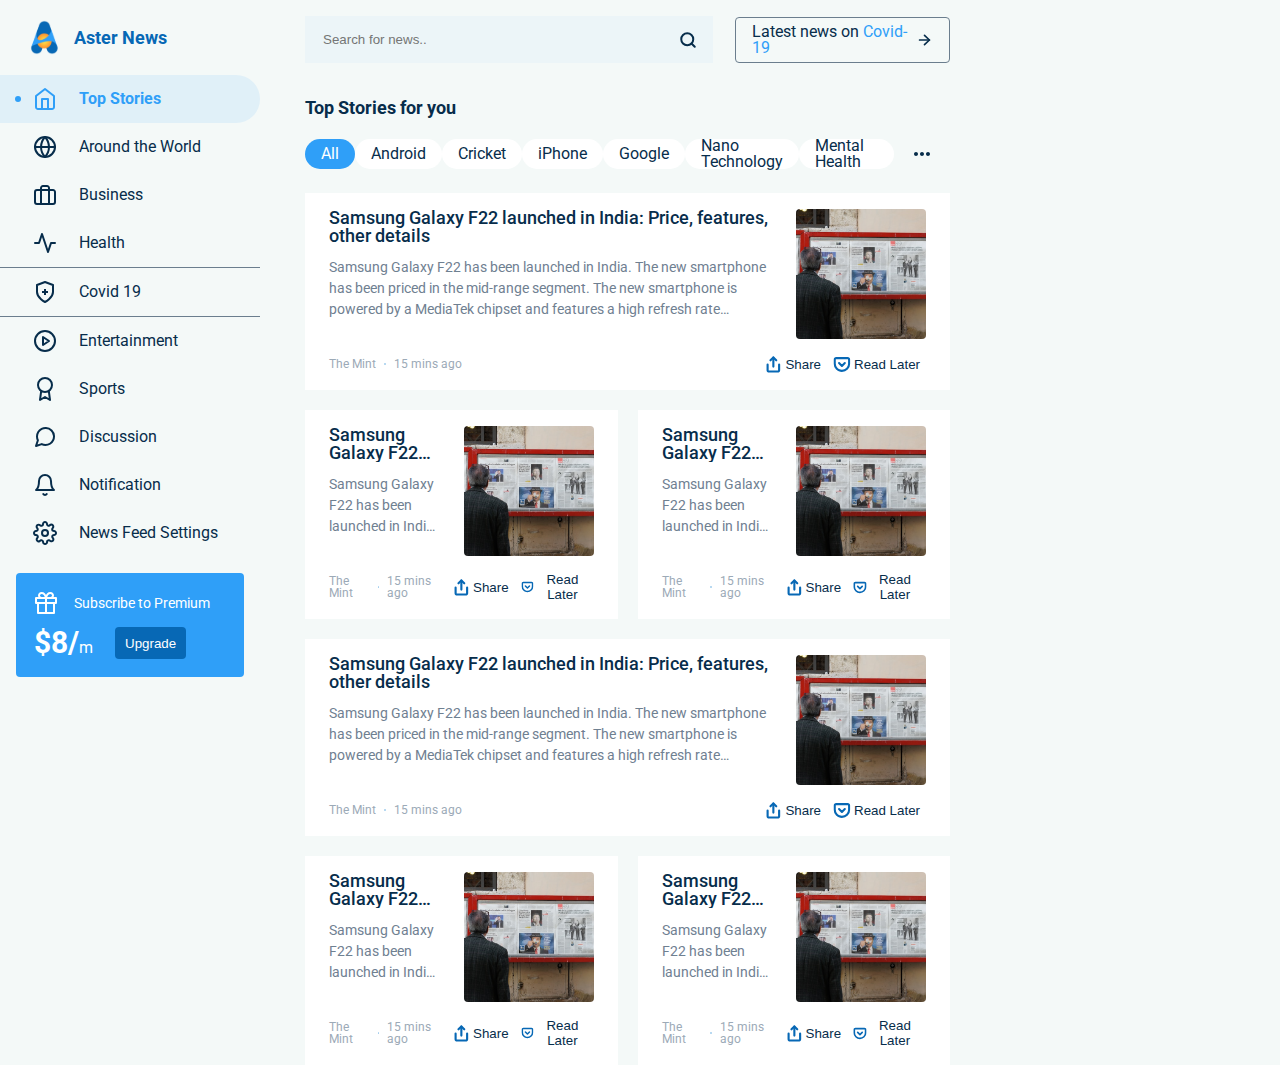
<file: aster-news-ui/index.html>
<!DOCTYPE html>
<html lang="en">
  <head>
    <meta charset="UTF-8" />
    <meta http-equiv="X-UA-Compatible" content="IE=edge" />
    <meta name="viewport" content="width=device-width, initial-scale=1.0" />
    <title>Aster News</title>
    <link rel="stylesheet" href="./assets/css/style.css" />
  </head>
  <body>
    <div class="container">
      <aside class="page-left">
        <div class="logo">
          <a href="#">
            <img src="./assets/img/logo.svg" alt="" />
            <span>Aster News</span>
          </a>
        </div>
        <nav class="navbar">
          <a href="#" class="navbar-link active">
            <i class="icon icon-home icon-lg"></i>
            <span>Top Stories</span>
          </a>
          <a href="#" class="navbar-link">
            <i class="icon icon-globe icon-lg"></i>
            <span>Around the World</span>
          </a>
          <a href="#" class="navbar-link">
            <i class="icon icon-briefcase icon-lg"></i>
            <span>Business</span>
          </a>
          <a href="#" class="navbar-link">
            <i class="icon icon-activity icon-lg"></i>
            <span>Health</span>
          </a>
          <a href="#" class="navbar-link hr">
            <i class="icon icon-shield icon-lg"></i>
            <span>Covid 19</span>
          </a>
          <a href="#" class="navbar-link">
            <i class="icon icon-play-circle icon-lg"></i>
            <span>Entertainment</span>
          </a>
          <a href="#" class="navbar-link">
            <i class="icon icon-award icon-lg"></i>
            <span>Sports</span>
          </a>
          <a href="#" class="navbar-link">
            <i class="icon icon-message-circle icon-lg"></i>
            <span>Discussion</span>
          </a>
          <a href="#" class="navbar-link">
            <i class="icon icon-bell icon-lg"></i>
            <span>Notification</span>
          </a>
          <a href="#" class="navbar-link">
            <i class="icon icon-settings icon-lg"></i>
            <span>News Feed Settings</span>
          </a>
        </nav>
        <div class="p-16">
          <div class="bg-sky p-18 rounded-sm">
            <div class="flex items-center text-white">
              <i class="icon icon-gift icon-lg mr-16"></i>
              <span class="text-sm font-normal">Subscribe to Premium</span>
            </div>
            <div class="flex items-center mt-12 text-white">
              <span class="text-3xl font-bold"
                >$8/<small class="text-md font-normal">m</small></span
              >
              <button class="btn btn-primary ml-22">Upgrade</button>
            </div>
          </div>
        </div>
      </aside>

      <main class="page-main">
        <header class="pt-16 flex items-center">
          <div class="flex items-center flex-1 bg-extra-light-primary px-16">
            <input
              class="bg-transparent flex-1 border-none py-16"
              type="text"
              placeholder="Search for news.."
            />
            <i class="icon icon-search ml-16"></i>
          </div>
          <div
            class="flex h-46 justify-between px-16 items-center border rounded-sm border-default w-1/3 ml-22"
          >
            <p>Latest news on <a href="#" class="text-sky">Covid-19</a></p>
            <i class="icon icon-arrow-right"></i>
          </div>
        </header>

        <section class="my-24 pt-12">
          <h3 class="font-bold text-lg mb-22">Top Stories for you</h3>
          <div class="flex justify-between" id="tags">
            <a
              href="#"
              class="h-30 inline-flex items-center justify-center bg-sky text-white shadow px-16 rounded-full"
              >All</a
            >
            <a
              href="#"
              class="h-30 inline-flex items-center justify-center bg-white shadow px-16 rounded-full"
              >Android</a
            >
            <a
              href="#"
              class="h-30 inline-flex items-center justify-center bg-white shadow px-16 rounded-full"
              >Cricket</a
            >
            <a
              href="#"
              class="h-30 inline-flex items-center justify-center bg-white shadow px-16 rounded-full"
              >iPhone</a
            >
            <a
              href="#"
              class="h-30 inline-flex items-center justify-center bg-white shadow px-16 rounded-full"
              >Google</a
            >
            <a
              href="#"
              class="h-30 inline-flex items-center justify-center bg-white shadow px-16 rounded-full"
              >Nano Technology</a
            >
            <a
              href="#"
              class="h-30 inline-flex items-center justify-center bg-white shadow px-16 rounded-full"
              >Mental Health</a
            >
            <a
              href="#"
              class="h-30 inline-flex items-center justify-center shadow px-16 rounded-full"
            >
              <i class="icon icon-lg icon-more-ellipse"></i>
            </a>
          </div>
        </section>

        <div class="gap-20 grid grid-col-span-2">
        
          <div class="bg-white py-16 px-24 col-span-1">
            <div class="flex">
              <div class="flex-1">
                <h4 class="font-medium text-lg mb-12 line-clamp-2">
                  Samsung Galaxy F22 launched in India: Price, features, other
                  details
                </h4>
                <p class="text-gray text-sm line-height-normal line-clamp-3">
                  Samsung Galaxy F22 has been launched in India. The new
                  smartphone has been priced in the mid-range segment. The new
                  smartphone is powered by a MediaTek chipset and features a
                  high refresh rate AMOLED display.
                </p>
              </div>
              <div style="width: 130px" class="shrink-0 ml-24">
                <figure class="img-square">
                  <img
                    src="./assets/img/news-1.jpeg"
                    class="object-cover rounded-sm"
                    alt=""
                  />
                </figure>
              </div>
            </div>
            <div class="flex text-xs items-center justify-between mt-12">
              <div class="flex text-gull-gray items-center">
                <span>The Mint</span>
                <span
                  class="w-2 h-2 bg-cornflower rounded-full inline-flex mx-8"
                ></span>
                <span>15 mins ago</span>
              </div>
              <div class="flex items-center">
                <button class="flex items-center">
                  <i class="icon icon-share mr-3"></i>
                  <span>Share</span>
                </button>
                <button class="flex items-center">
                  <i class="icon icon-pocket mr-3"></i>
                  <span>Read Later</span>
                </button>
              </div>
            </div>
          </div>
          
          <div class="bg-white py-16 px-24">
            <div class="flex">
              <div class="flex-1">
                <h4 class="font-medium text-lg mb-12 line-clamp-2">
                  Samsung Galaxy F22 launched in India: Price, features, other
                  details
                </h4>
                <p class="text-gray text-sm line-height-normal line-clamp-3">
                  Samsung Galaxy F22 has been launched in India. The new
                  smartphone has been priced in the mid-range segment. The new
                  smartphone is powered by a MediaTek chipset and features a
                  high refresh rate AMOLED display.
                </p>
              </div>
              <div style="width: 130px" class="shrink-0 ml-24">
                <figure class="img-square">
                  <img
                    src="./assets/img/news-1.jpeg"
                    class="object-cover rounded-sm"
                    alt=""
                  />
                </figure>
              </div>
            </div>
            <div class="flex text-xs items-center justify-between mt-12">
              <div class="flex text-gull-gray items-center">
                <span>The Mint</span>
                <span
                  class="w-2 h-2 bg-cornflower rounded-full inline-flex mx-8"
                ></span>
                <span>15 mins ago</span>
              </div>
              <div class="flex items-center">
                <button class="flex items-center">
                  <i class="icon icon-share mr-3"></i>
                  <span>Share</span>
                </button>
                <button class="flex items-center">
                  <i class="icon icon-pocket mr-3"></i>
                  <span>Read Later</span>
                </button>
              </div>
            </div>
          </div>

          <div class="bg-white py-16 px-24">
            <div class="flex">
              <div class="flex-1">
                <h4 class="font-medium text-lg mb-12 line-clamp-2">
                  Samsung Galaxy F22 launched in India: Price, features, other
                  details
                </h4>
                <p class="text-gray text-sm line-height-normal line-clamp-3">
                  Samsung Galaxy F22 has been launched in India. The new
                  smartphone has been priced in the mid-range segment. The new
                  smartphone is powered by a MediaTek chipset and features a
                  high refresh rate AMOLED display.
                </p>
              </div>
              <div style="width: 130px" class="shrink-0 ml-24">
                <figure class="img-square">
                  <img
                    src="./assets/img/news-1.jpeg"
                    class="object-cover rounded-sm"
                    alt=""
                  />
                </figure>
              </div>
            </div>
            <div class="flex text-xs items-center justify-between mt-12">
              <div class="flex text-gull-gray items-center">
                <span>The Mint</span>
                <span
                  class="w-2 h-2 bg-cornflower rounded-full inline-flex mx-8"
                ></span>
                <span>15 mins ago</span>
              </div>
              <div class="flex items-center">
                <button class="flex items-center">
                  <i class="icon icon-share mr-3"></i>
                  <span>Share</span>
                </button>
                <button class="flex items-center">
                  <i class="icon icon-pocket mr-3"></i>
                  <span>Read Later</span>
                </button>
              </div>
            </div>
          </div>

          <div class="bg-white py-16 px-24 col-span-1">
            <div class="flex">
              <div class="flex-1">
                <h4 class="font-medium text-lg mb-12 line-clamp-2">
                  Samsung Galaxy F22 launched in India: Price, features, other
                  details
                </h4>
                <p class="text-gray text-sm line-height-normal line-clamp-3">
                  Samsung Galaxy F22 has been launched in India. The new
                  smartphone has been priced in the mid-range segment. The new
                  smartphone is powered by a MediaTek chipset and features a
                  high refresh rate AMOLED display.
                </p>
              </div>
              <div style="width: 130px" class="shrink-0 ml-24">
                <figure class="img-square">
                  <img
                    src="./assets/img/news-1.jpeg"
                    class="object-cover rounded-sm"
                    alt=""
                  />
                </figure>
              </div>
            </div>
            <div class="flex text-xs items-center justify-between mt-12">
              <div class="flex text-gull-gray items-center">
                <span>The Mint</span>
                <span
                  class="w-2 h-2 bg-cornflower rounded-full inline-flex mx-8"
                ></span>
                <span>15 mins ago</span>
              </div>
              <div class="flex items-center">
                <button class="flex items-center">
                  <i class="icon icon-share mr-3"></i>
                  <span>Share</span>
                </button>
                <button class="flex items-center">
                  <i class="icon icon-pocket mr-3"></i>
                  <span>Read Later</span>
                </button>
              </div>
            </div>
          </div>
          
          <div class="bg-white py-16 px-24">
            <div class="flex">
              <div class="flex-1">
                <h4 class="font-medium text-lg mb-12 line-clamp-2">
                  Samsung Galaxy F22 launched in India: Price, features, other
                  details
                </h4>
                <p class="text-gray text-sm line-height-normal line-clamp-3">
                  Samsung Galaxy F22 has been launched in India. The new
                  smartphone has been priced in the mid-range segment. The new
                  smartphone is powered by a MediaTek chipset and features a
                  high refresh rate AMOLED display.
                </p>
              </div>
              <div style="width: 130px" class="shrink-0 ml-24">
                <figure class="img-square">
                  <img
                    src="./assets/img/news-1.jpeg"
                    class="object-cover rounded-sm"
                    alt=""
                  />
                </figure>
              </div>
            </div>
            <div class="flex text-xs items-center justify-between mt-12">
              <div class="flex text-gull-gray items-center">
                <span>The Mint</span>
                <span
                  class="w-2 h-2 bg-cornflower rounded-full inline-flex mx-8"
                ></span>
                <span>15 mins ago</span>
              </div>
              <div class="flex items-center">
                <button class="flex items-center">
                  <i class="icon icon-share mr-3"></i>
                  <span>Share</span>
                </button>
                <button class="flex items-center">
                  <i class="icon icon-pocket mr-3"></i>
                  <span>Read Later</span>
                </button>
              </div>
            </div>
          </div>

          <div class="bg-white py-16 px-24">
            <div class="flex">
              <div class="flex-1">
                <h4 class="font-medium text-lg mb-12 line-clamp-2">
                  Samsung Galaxy F22 launched in India: Price, features, other
                  details
                </h4>
                <p class="text-gray text-sm line-height-normal line-clamp-3">
                  Samsung Galaxy F22 has been launched in India. The new
                  smartphone has been priced in the mid-range segment. The new
                  smartphone is powered by a MediaTek chipset and features a
                  high refresh rate AMOLED display.
                </p>
              </div>
              <div style="width: 130px" class="shrink-0 ml-24">
                <figure class="img-square">
                  <img
                    src="./assets/img/news-1.jpeg"
                    class="object-cover rounded-sm"
                    alt=""
                  />
                </figure>
              </div>
            </div>
            <div class="flex text-xs items-center justify-between mt-12">
              <div class="flex text-gull-gray items-center">
                <span>The Mint</span>
                <span
                  class="w-2 h-2 bg-cornflower rounded-full inline-flex mx-8"
                ></span>
                <span>15 mins ago</span>
              </div>
              <div class="flex items-center">
                <button class="flex items-center">
                  <i class="icon icon-share mr-3"></i>
                  <span>Share</span>
                </button>
                <button class="flex items-center">
                  <i class="icon icon-pocket mr-3"></i>
                  <span>Read Later</span>
                </button>
              </div>
            </div>
          </div>
        </div>
      </main>

      <aside class="page-right"></aside>
    </div>
  </body>
</html>
</file>
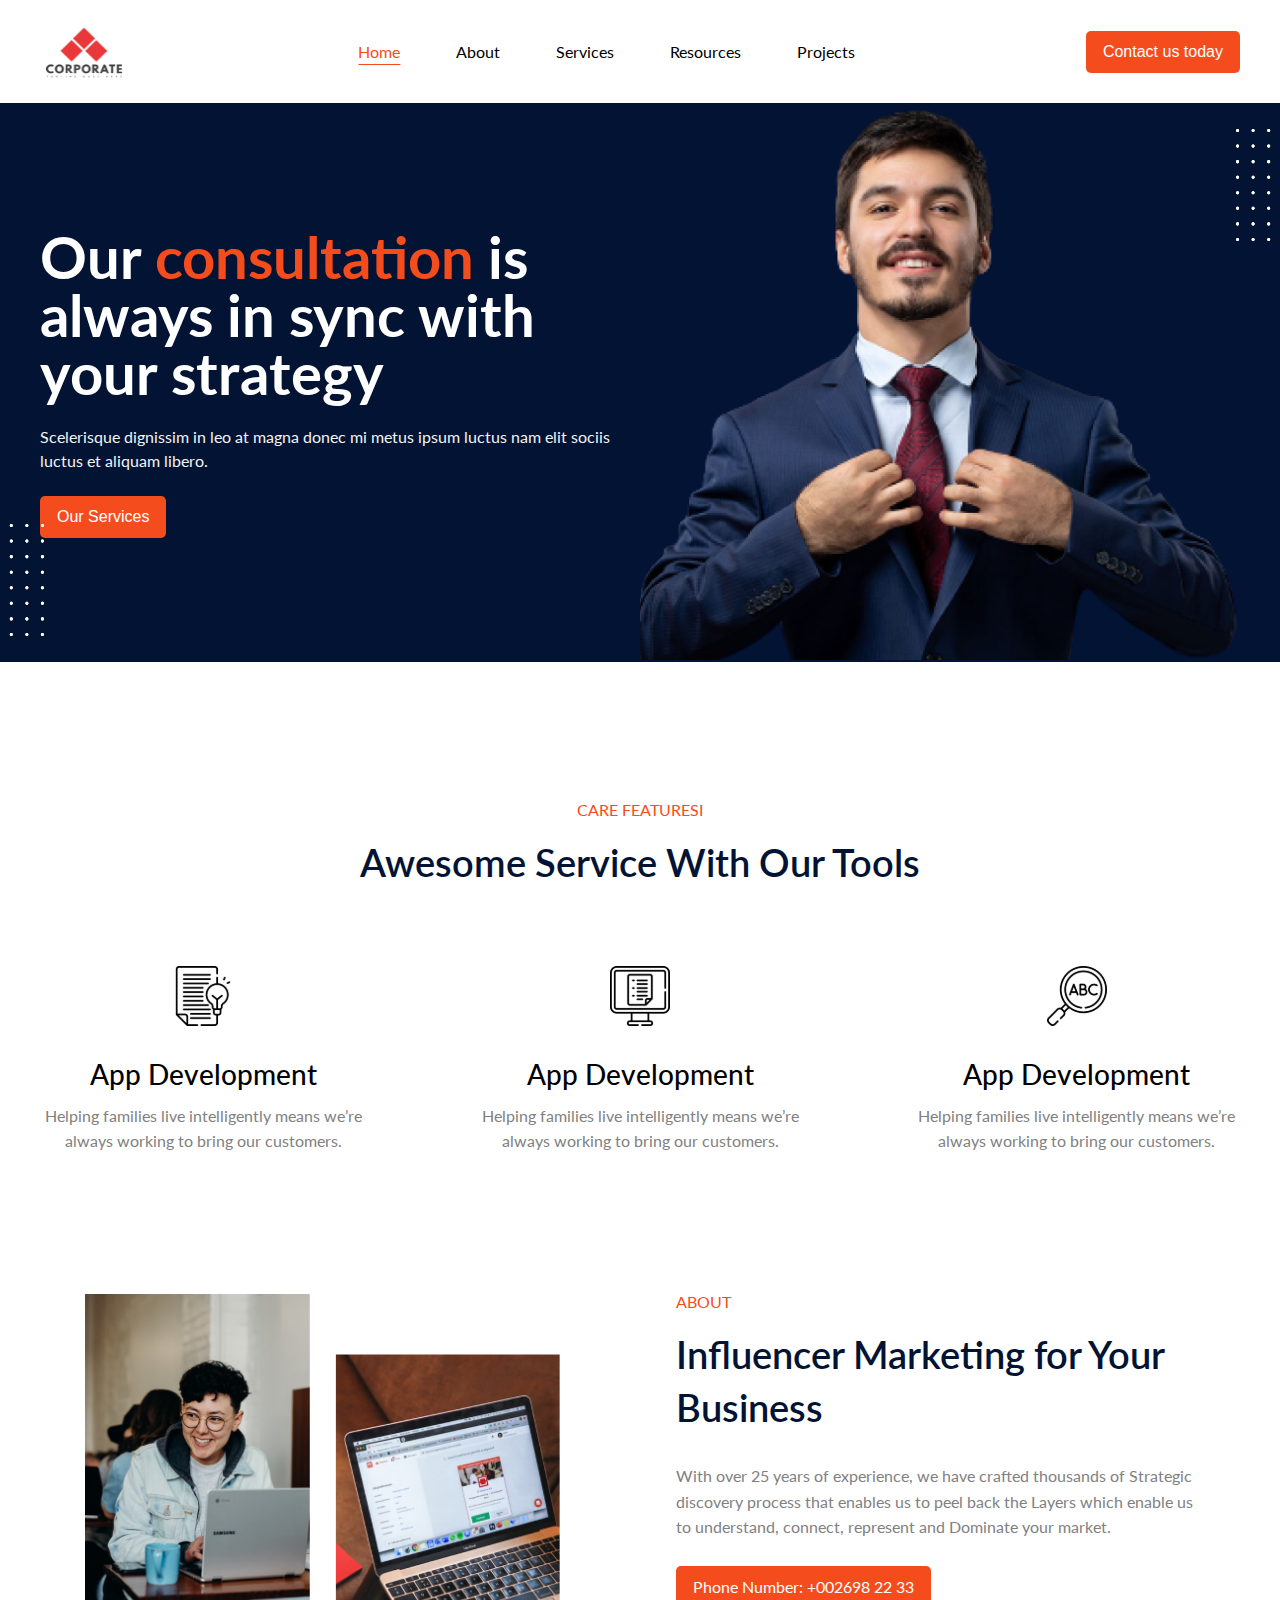
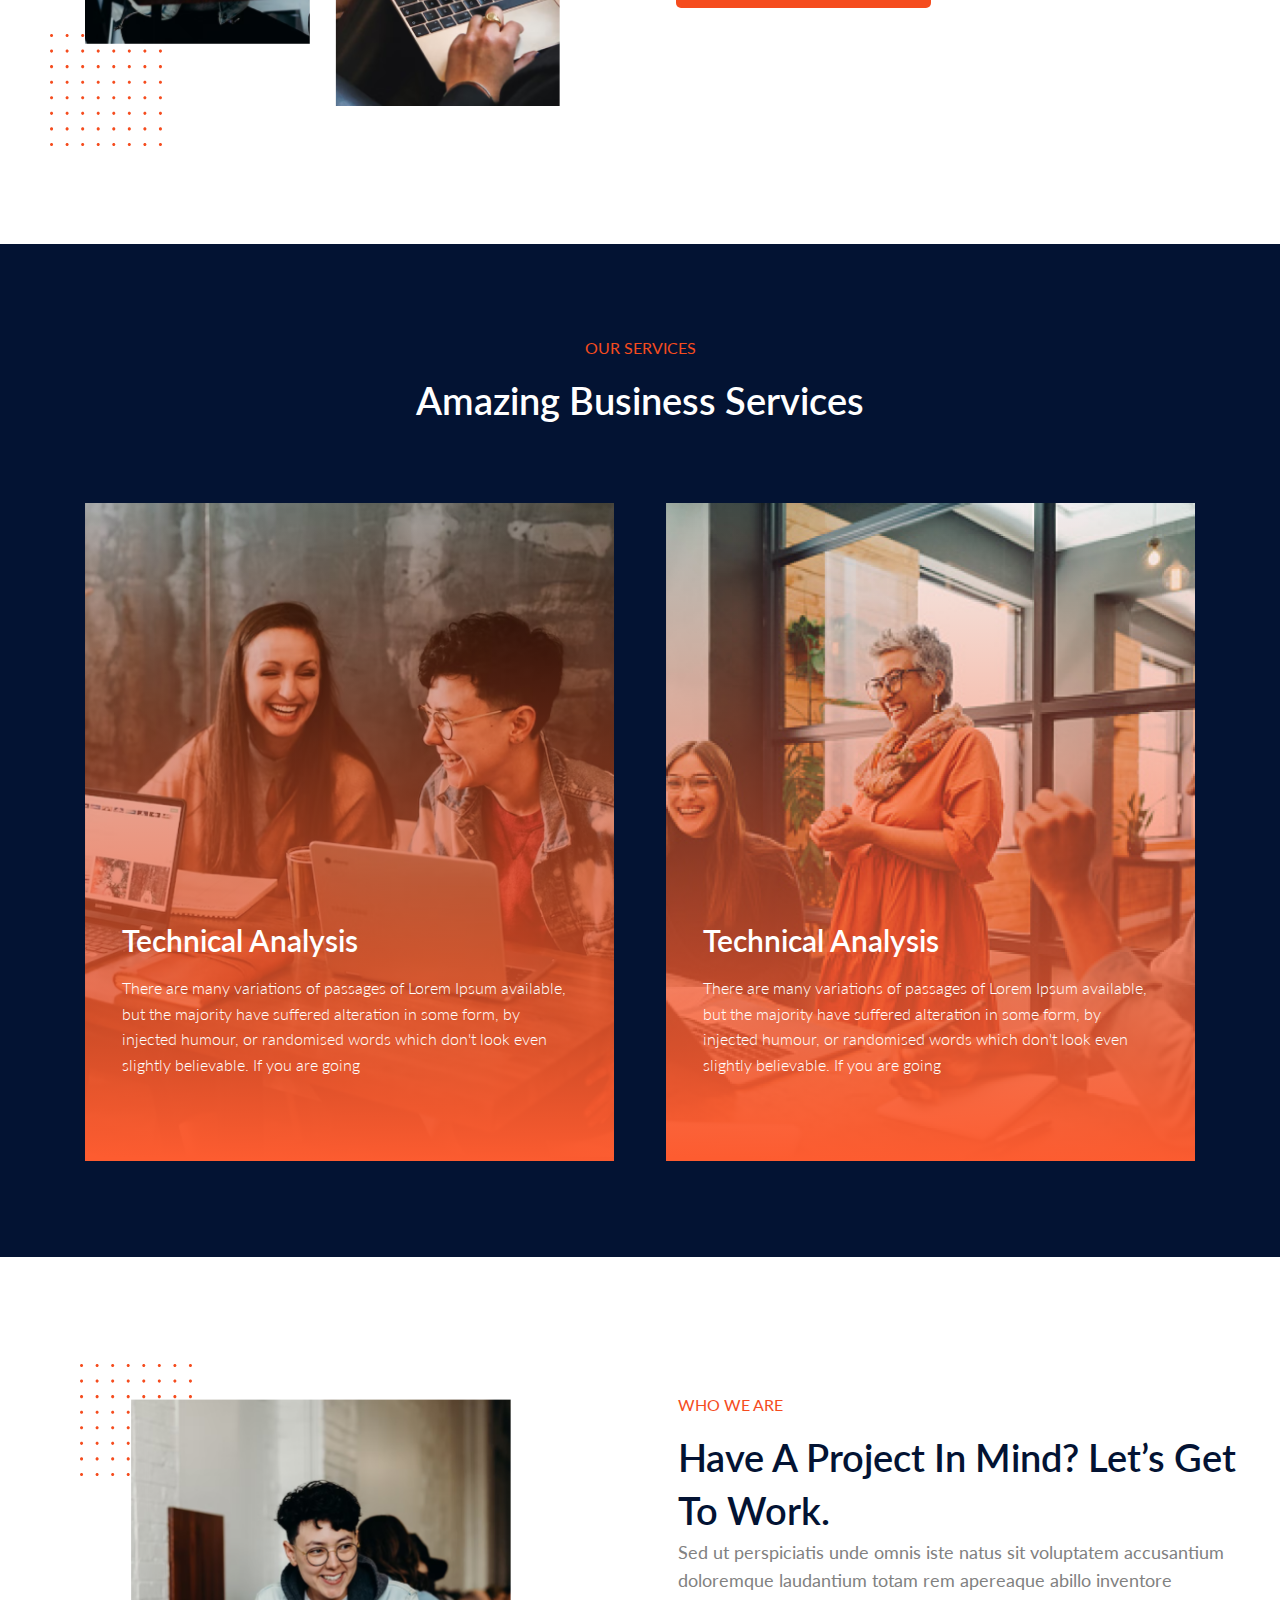
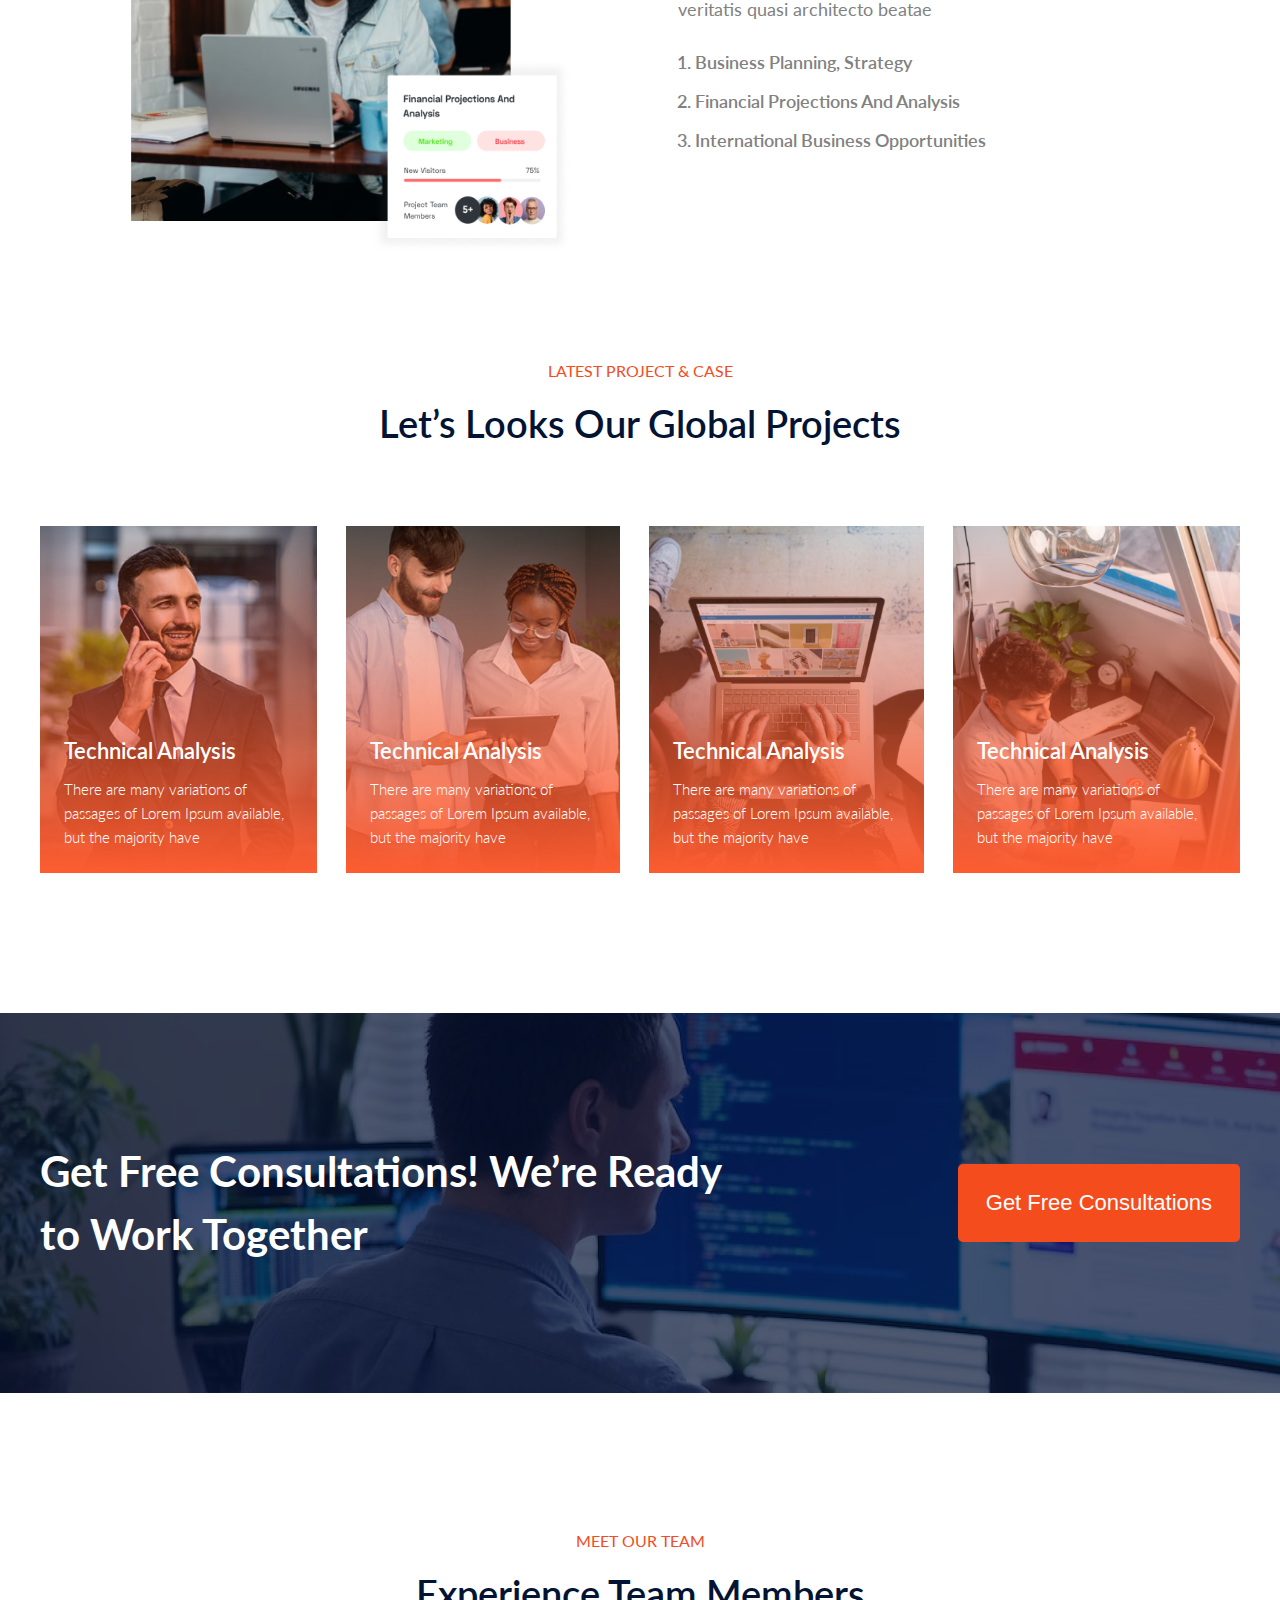
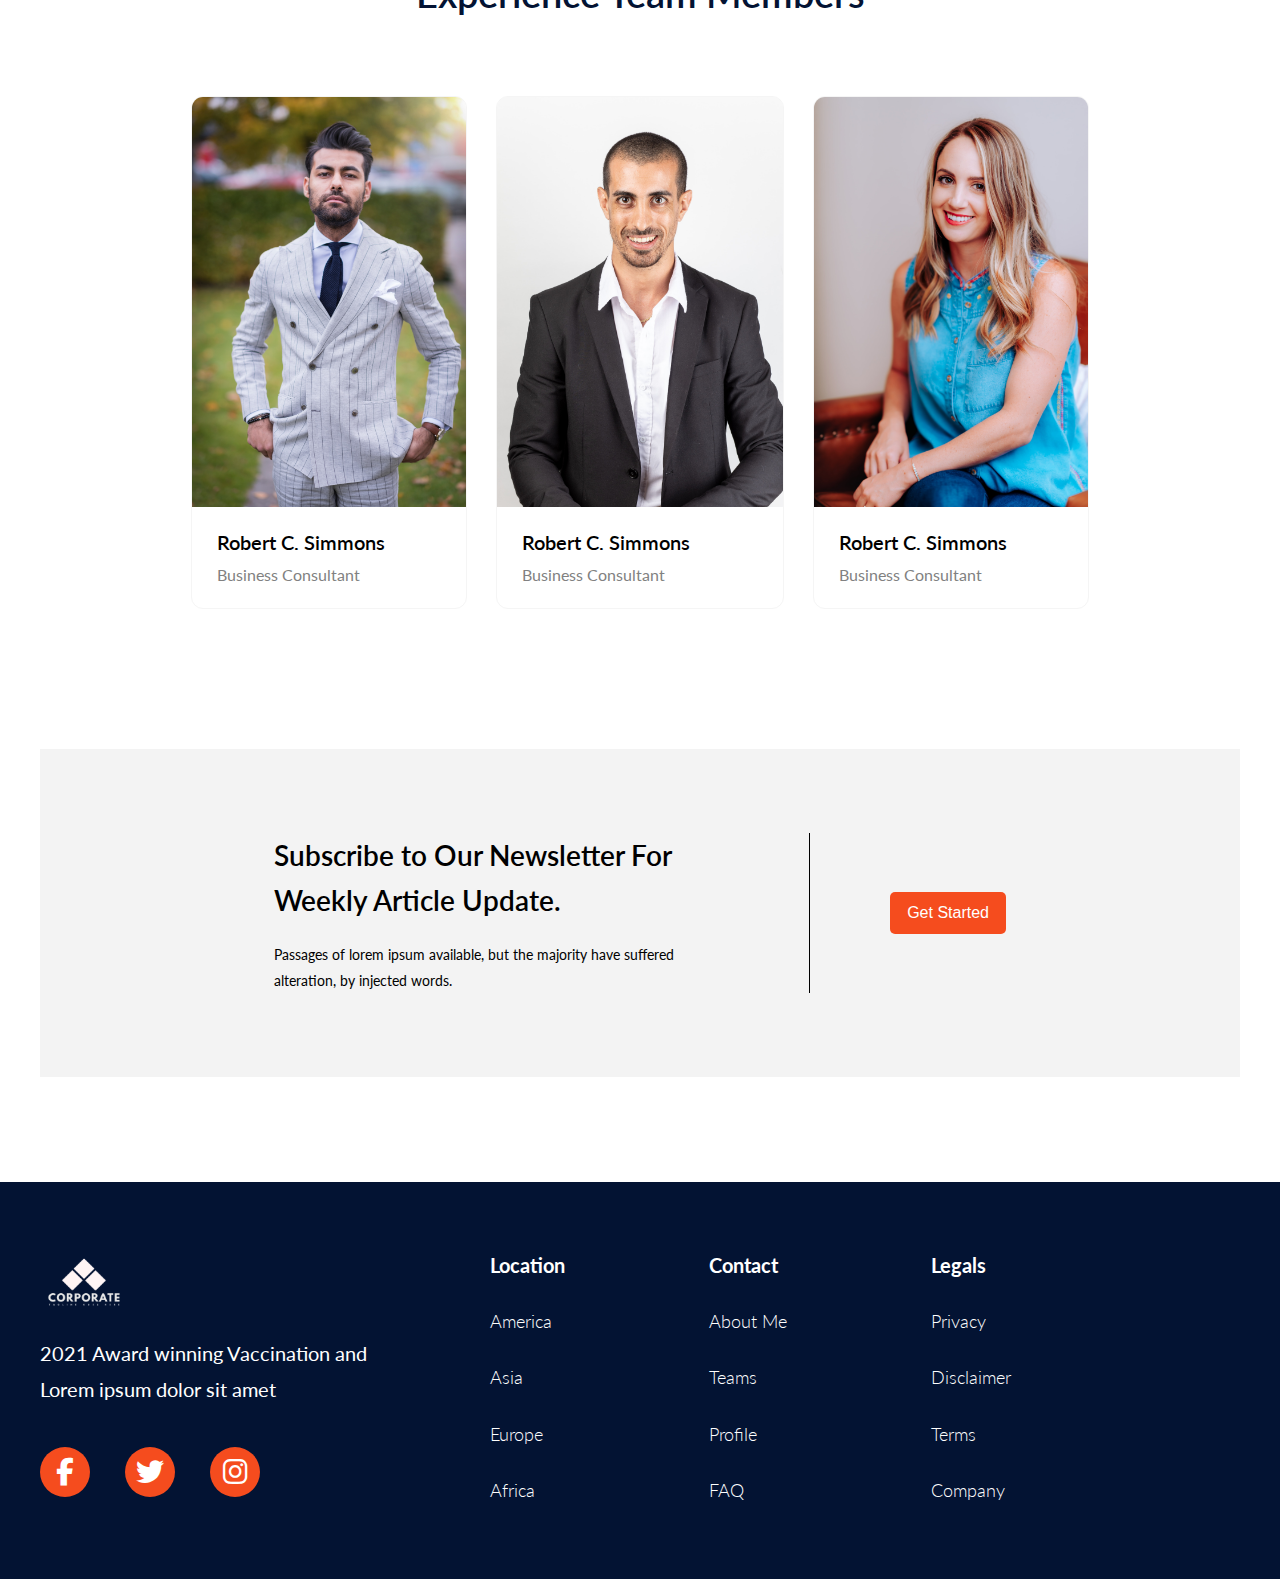
<file: corporate-ui/index.html>
<!DOCTYPE html>
<html lang="en">

<head>
    <meta charset="UTF-8">
    <meta name="viewport" content="width=device-width, initial-scale=1.0">
    <title>Corporate Design</title>
    <link rel="stylesheet" href="./assets/css/style.css">
</head>

<body>
    <header class="header">
        <div class="container">
            <a href="#" class="logo">
                <img src="./assets/img/logo.svg" class="img-cover" alt="">
            </a>
            <nav class="navbar">
                <a href="#" class="navbar-link active">Home</a>
                <a href="#" class="navbar-link">About</a>
                <a href="#" class="navbar-link">Services</a>
                <a href="#" class="navbar-link">Resources</a>
                <a href="#" class="navbar-link">Projects</a>
            </nav>
            <div>
                <button class="btn btn-primary btn-rounded">
                    Contact us today
                </button>
            </div>
        </div>
    </header>

    <section class="slider">
        <div>
            <img src="./assets/img/combined-shape-white.svg" class="shape" alt="">
            <img src="./assets/img/combined-shape-white.svg" class="shape" alt="">
        </div>
        <div class="container">
            <div class="slider-box">
                <div>
                    <h1 class="slider-title">
                        Our <span>consultation</span> is
                        always in sync with your strategy
                    </h1>
                    <p class="slider-text">
                        Scelerisque dignissim in leo at magna donec mi
                        metus ipsum luctus nam elit sociis luctus et
                        aliquam libero.
                    </p>
                    <button class="btn btn-primary btn-rounded">Our Services</button>
                </div>
            </div>
            <div class="slider-box">
                <figure>
                    <img src="./assets/img/slider.png" alt="">
                </figure>
            </div>
        </div>
    </section>


    <section class="section section-center">
        <div class="container">
            <div>
                <h3 class="section-title">Care Featuresi</h3>
                <p class="section-sub-title lg-margin">Awesome Service With Our Tools</p>
            </div>

            <div class="feature">
                <div class="feature-item">
                    <figure>
                        <img src="./assets/img/feature/photo-1.svg" class="w-full h-full object-contain" alt="">
                    </figure>
                    <h4 class="title">App Development</h4>
                    <p class="text text-mute line-height">
                        Helping families live intelligently means
                        we’re always working to bring our customers.
                    </p>
                </div>

                <div class="feature-item">
                    <figure>
                        <img src="./assets/img/feature/photo-2.svg" class="w-full h-full object-contain" alt="">
                    </figure>
                    <h4 class="title">App Development</h4>
                    <p class="text text-mute line-height">
                        Helping families live intelligently means
                        we’re always working to bring our customers.
                    </p>
                </div>

                <div class="feature-item">
                    <figure>
                        <img src="./assets/img/feature/photo-3.svg" class="w-full h-full object-contain" alt="">
                    </figure>
                    <h4 class="title">App Development</h4>
                    <p class="text text-mute line-height">
                        Helping families live intelligently means
                        we’re always working to bring our customers.
                    </p>
                </div>
            </div>
        </div>
    </section>

    <section class="section about-section">
        <div class="container">
            <div class="box">
                <img src="./assets/img/combined-shape.svg" class="shape" alt="">
                <div class="photos">
                    <figure>
                        <img src="./assets/img/about-1.png" alt="">
                    </figure>
                    <figure>
                        <img src="./assets/img/about-2.png" alt="">
                    </figure>
                </div>
            </div>
            <div class="box">
                <h3 class="section-title">About</h3>
                <h2 class="section-sub-title sm-margin">Influencer Marketing for Your Business</h2>
                <p class="line-height text-mute text">
                    With over 25 years of experience, we have crafted thousands of Strategic discovery process that
                    enables us to peel back the Layers which enable us to understand, connect, represent and Dominate
                    your market.
                </p>
                <div>
                    <a href="tel:0026982233" class="btn btn-primary btn-rounded">Phone Number: +002698 22 33</a>
                </div>

            </div>
        </div>
    </section>


    <section class="section section-center service-section">
        <div class="container">
            <div>
                <h3 class="section-title">Our Services</h3>
                <p class="section-sub-title text-white lg-margin">Amazing Business Services</p>
            </div>
            <div class="service">
                <div class="service-item">
                    <img src="./assets/img/service-1.png" class="img-cover" alt="">
                    <div class="inner bg-line-gradient">
                        <div>
                            <h4 class="title">Technical Analysis</h4>
                            <p class="text line-height text-white">
                                There are many variations of passages of Lorem Ipsum available, but the majority have
                                suffered alteration in some form, by injected humour, or randomised words which don't
                                look
                                even slightly believable. If you are going
                            </p>
                        </div>
                    </div>
                </div>

                <div class="service-item">
                    <img src="./assets/img/service-2.png" class="img-cover" alt="">
                    <div class="inner bg-line-gradient">
                        <div>
                            <h4 class="title">Technical Analysis</h4>
                            <p class="text line-height text-white">
                                There are many variations of passages of Lorem Ipsum available, but the majority have
                                suffered alteration in some form, by injected humour, or randomised words which don't
                                look
                                even slightly believable. If you are going
                            </p>
                        </div>
                    </div>
                </div>
            </div>
        </div>
    </section>

    <section class="section vission-section">
        <div class="container">
            <div class="box">
                <img src="./assets/img/combined-shape.svg" class="shape" alt="">
                <figure class="photo">
                    <img src="./assets/img/vission.png" alt="">
                    <img src="./assets/img/vission-sm.png" alt="">
                </figure>
            </div>

            <div class="box">
                <h4 class="section-title">Who We Are</h4>
                <h5 class="section-sub-title">Have A Project In Mind? Let’s Get To Work.</h5>
                <div class="text-mute line-height text">
                    <p>
                        Sed ut perspiciatis unde omnis iste natus sit voluptatem accusantium doloremque laudantium totam
                        rem
                        apereaque abillo inventore veritatis quasi architecto beatae
                    </p>
                    <ol>
                        <li>Business Planning, Strategy</li>
                        <li>Financial Projections And Analysis</li>
                        <li>International Business Opportunities</li>
                    </ol>
                </div>
            </div>
        </div>
    </section>

    <section class="section section-center project-section">
        <div class="container">
            <div>
                <h3 class="section-title">Latest Project & Case</h3>
                <p class="section-sub-title lg-margin">Let’s Looks Our Global Projects</p>
            </div>

            <div class="project">
                <div class="project-item">
                    <figure>
                        <img src="./assets/img/project/project-1.png" alt="">
                    </figure>
                    <div class="inner bg-line-gradient">
                        <div>
                            <h4 class="title">Technical Analysis</h4>
                            <p class="text">There are many variations of passages of Lorem Ipsum available, but the
                                majority have</p>
                        </div>
                    </div>
                </div>

                <div class="project-item">
                    <figure>
                        <img src="./assets/img/project/project-2.png" alt="">
                    </figure>
                    <div class="inner bg-line-gradient">
                        <div>
                            <h4 class="title">Technical Analysis</h4>
                            <p class="text">There are many variations of passages of Lorem Ipsum available, but the
                                majority have</p>
                        </div>
                    </div>
                </div>

                <div class="project-item">
                    <figure>
                        <img src="./assets/img/project/project-3.png" alt="">
                    </figure>
                    <div class="inner bg-line-gradient">
                        <div>
                            <h4 class="title">Technical Analysis</h4>
                            <p class="text">There are many variations of passages of Lorem Ipsum available, but the
                                majority have</p>
                        </div>
                    </div>
                </div>

                <div class="project-item">
                    <figure>
                        <img src="./assets/img/project/project-4.png" alt="">
                    </figure>
                    <div class="inner bg-line-gradient">
                        <div>
                            <h4 class="title">Technical Analysis</h4>
                            <p class="text">There are many variations of passages of Lorem Ipsum available, but the
                                majority have</p>
                        </div>
                    </div>
                </div>
            </div>
        </div>
    </section>


    <section class="section section-consultation">
        <div class="container">
            <h2 class="title">Get Free Consultations! We’re Ready to Work Together</h2>
            <button class="btn btn-primary btn-rounded btn-lg">Get Free Consultations</button>
        </div>
    </section>

    <section class="section section-center section-team">
        <div class="container">
            <div>
                <h3 class="section-title">Meet Our Team</h3>
                <p class="section-sub-title lg-margin">Experience Team Members</p>
            </div>

            <div class="team">
                <div class="team-item">
                    <a href="#" class="link"></a>
                    <figure class="photo">
                        <img src="./assets/img/team/photo-1.jpeg" class="img-cover" alt="">
                    </figure>
                    <div class="inner">
                        <div class="name">Robert C. Simmons</div>
                        <p class="profession text-mute">Business Consultant</p>
                    </div>
                </div>
                <div class="team-item">
                    <a href="#" class="link"></a>
                    <figure class="photo">
                        <img src="./assets/img/team/photo-2.jpeg" class="img-cover" alt="">
                    </figure>
                    <div class="inner">
                        <div class="name">Robert C. Simmons</div>
                        <p class="profession text-mute">Business Consultant</p>
                    </div>
                </div>
                <div class="team-item">
                    <a href="#" class="link"></a>
                    <figure class="photo">
                        <img src="./assets/img/team/photo-3.jpeg" class="img-cover" alt="">
                    </figure>
                    <div class="inner">
                        <div class="name">Robert C. Simmons</div>
                        <p class="profession text-mute">Business Consultant</p>
                    </div>
                </div>
            </div>
        </div>
    </section>


    <section class="section section-started">
        <div class="container">
            <div class="text">
                <h3>Subscribe to Our Newsletter For Weekly Article Update.</h3>
                <p>Passages of lorem ipsum available, but the majority have suffered alteration, by injected words.</p>
            </div>
            <div>
                <button class="btn btn-primary btn-rounded">
                    Get Started
                </button>
            </div>
        </div>
    </section>


    <footer class="footer">
        <div class="container">
            <div class="info">
                <figure class="logo">
                    <img src="./assets/img/logo-white.svg" alt="">
                </figure>
                <p>
                    2021 Award winning Vaccination and Lorem ipsum dolor sit amet
                </p>
                <div class="social">
                    <a href="#" class="link">
                        <i class="fa-brands fa-facebook-f"></i>
                    </a>
                    <a href="#" class="link">
                        <i class="fa-brands fa-twitter"></i>
                    </a>
                    <a href="#" class="link">
                        <i class="fa-brands fa-instagram"></i>
                    </a>
                </div>
            </div>
            <div class="box-content">
                <div class="box">
                    <h3>Location</h3>
                    <div class="links">
                        <a href="#" class="link">America</a>
                        <a href="#" class="link">Asia</a>
                        <a href="#" class="link">Europe</a>
                        <a href="#" class="link">Africa</a>
                    </div>
                </div>
                <div class="box">
                    <h3>Contact</h3>
                    <div class="links">
                        <a href="#" class="link">About Me</a>
                        <a href="#" class="link">Teams</a>
                        <a href="#" class="link">Profile</a>
                        <a href="#" class="link">FAQ</a>
                    </div>
                </div>
                <div class="box">
                    <h3>Legals</h3>
                    <div class="links">
                        <a href="#" class="link">Privacy</a>
                        <a href="#" class="link">Disclaimer</a>
                        <a href="#" class="link">Terms</a>
                        <a href="#" class="link">Company</a>
                    </div>
                </div>
            </div>
        </div>
    </footer>

</body>

</html>
</file>
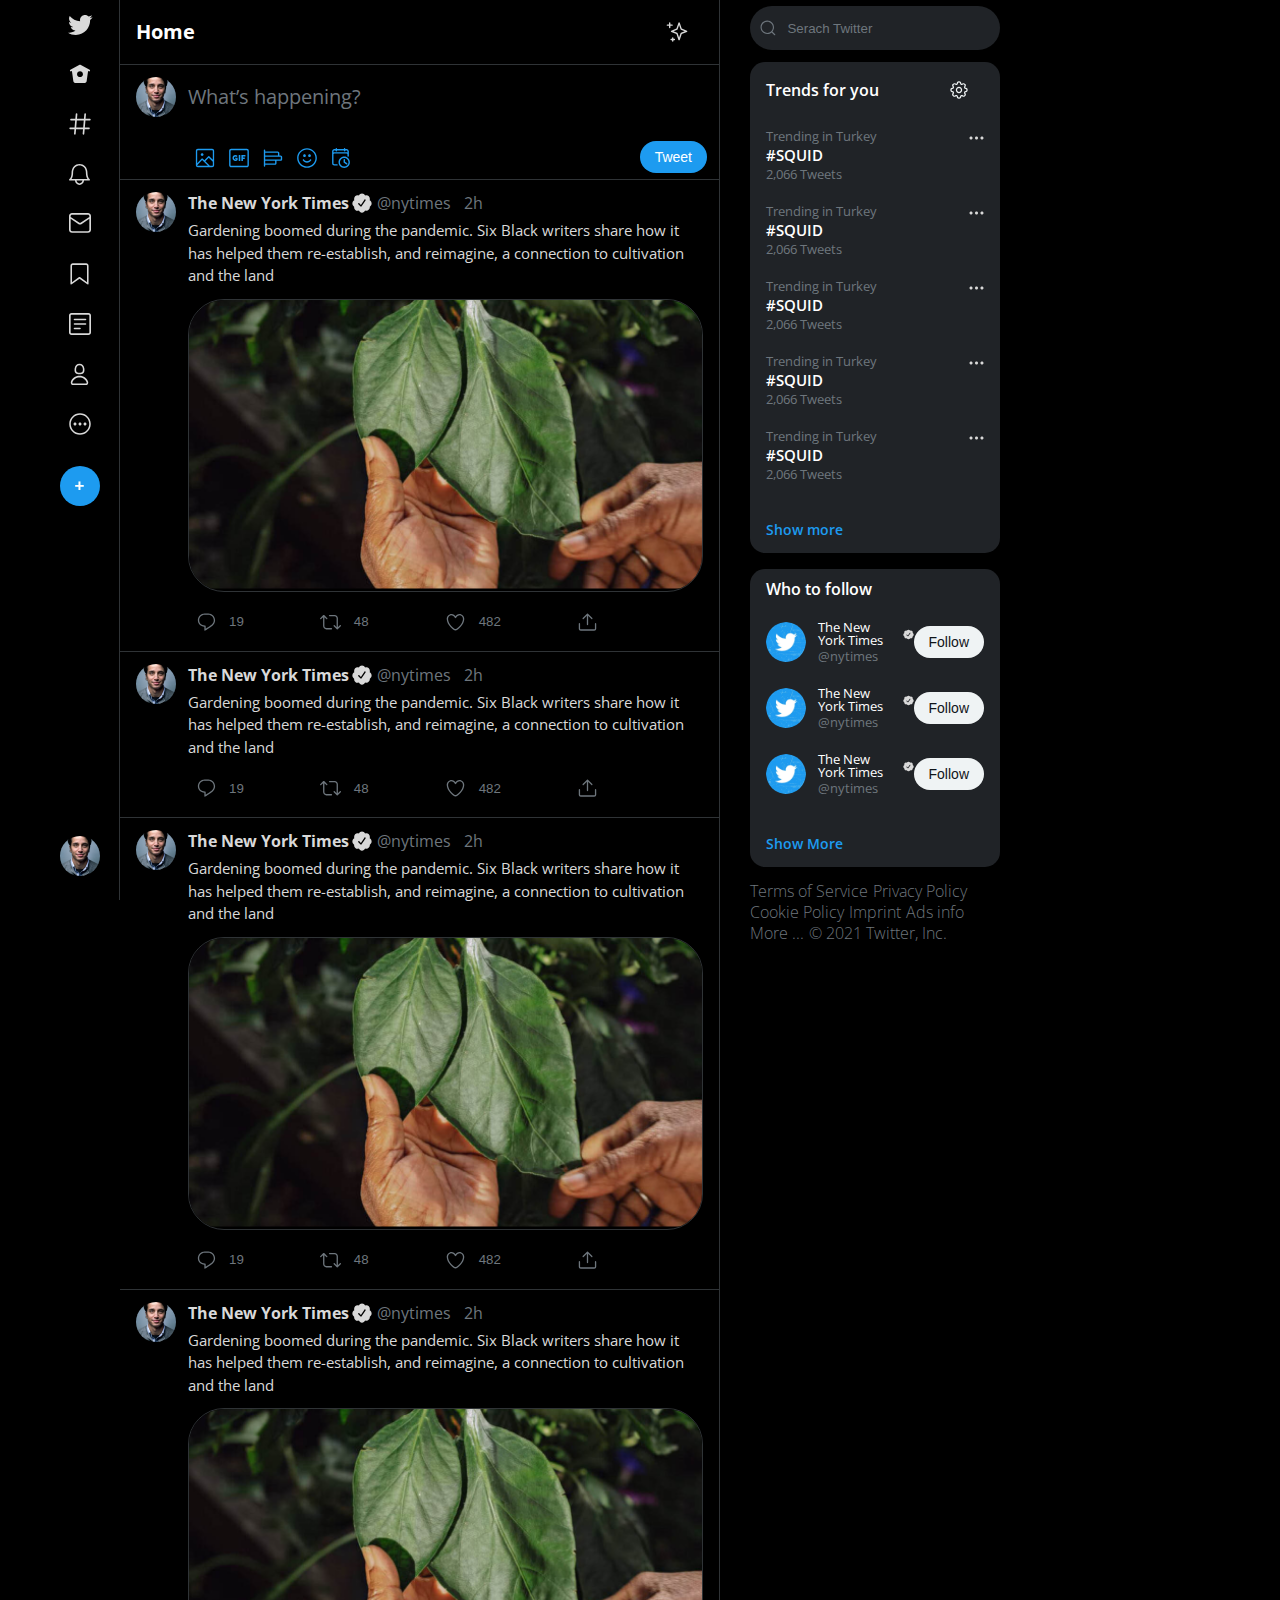
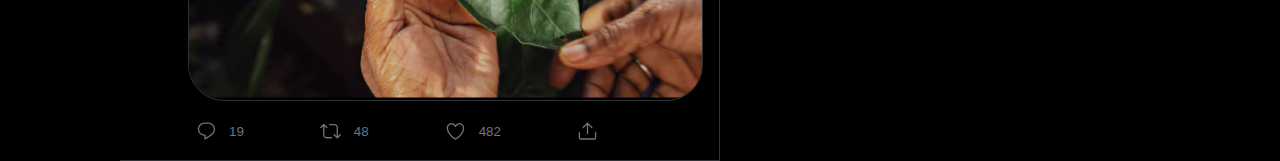
<file: twitter-ui/index.html>
<!DOCTYPE html>
<html lang="en">
  <head>
    <meta charset="UTF-8" />
    <meta http-equiv="X-UA-Compatible" content="IE=edge" />
    <meta name="viewport" content="width=device-width, initial-scale=1.0" />
    <title>Twitter Clone</title>
    <link rel="stylesheet" href="./assets/css/style.css" />
  </head>
  <body class="dark">
    <main class="container">
      <footer class="mobile-navbar">
        <a href="#" class="link">
          <span class="link-content">
            <i class="icon icon-home"></i>
          </span>
        </a>
        <a href="#" class="link">
          <span class="link-content">
            <i class="icon icon-search"></i>
          </span>
        </a>
        <a href="#" class="link">
          <span class="link-content">
            <i class="icon icon-notification"></i>
            <span class="count">3</span>
          </span>
        </a>
        <a href="#" class="link">
          <span class="link-content">
            <i class="icon icon-message"></i>
          </span>
        </a>
      </footer>

      <aside class="page-left">
        <div>
          <div>
            <a href="#" class="logo">
              <img src="./assets/img/logo.svg" alt="" class="img-contain" />
            </a>
          </div>
          <nav class="navbar">
            <a href="#" class="navbar-link">
              <span class="navbar-icon">
                <i class="icon icon-home"></i>
              </span>
              <span class="navbar-text">Home</span>
            </a>
            <a href="#" class="navbar-link">
              <span class="navbar-icon">
                <i class="icon icon-explore"></i>
              </span>
              <span class="navbar-text">Explore</span>
            </a>
            <a href="#" class="navbar-link">
              <span class="navbar-icon">
                <i class="icon icon-notification"></i>
              </span>
              <span class="navbar-text">Notifications</span>
            </a>
            <a href="#" class="navbar-link">
              <span class="navbar-icon">
                <i class="icon icon-message"></i>
              </span>
              <span class="navbar-text">Messages</span>
            </a>
            <a href="#" class="navbar-link">
              <span class="navbar-icon">
                <i class="icon icon-bookmark"></i>
              </span>
              <span class="navbar-text">Bookmarks</span>
            </a>
            <a href="#" class="navbar-link">
              <span class="navbar-icon">
                <i class="icon icon-list"></i>
              </span>
              <span class="navbar-text">Lists</span>
            </a>
            <a href="#" class="navbar-link">
              <span class="navbar-icon">
                <i class="icon icon-user"></i>
              </span>
              <span class="navbar-text">Profile</span>
            </a>
            <a href="#" class="navbar-link">
              <span class="navbar-icon">
                <i class="icon icon-more"></i>
              </span>
              <span class="navbar-text">More</span>
            </a>
          </nav>
          <div class="page-left-buttons">
            <button class="btn btn-primary btn-lg btn-block">
              <span class="plus">+</span>
              <span class="text">Tweet</span>
            </button>
          </div>
        </div>

        <div class="profile">
          <div class="avatar">
            <img src="./assets/img/profile.jpeg" class="img-cover" alt="" />
          </div>
          <div class="text">
            <p>
              <span>Bradley Ortiz</span>
              <span>
                <i class="icon icon-lock"></i>
              </span>
            </p>
            <p>@bradley_</p>
          </div>
          <div class="more">
            <i class="icon icon-ellipse-v"></i>
          </div>
        </div>
      </aside>

      <section class="page-content">
        <header
          class="flex p-16px justify-between items-center border-b border-gray"
        >
          <h1 class="font-semibold text-xl">Home</h1>
          <div>
            <button class="btn">
              <i class="icon icon-timeline"></i>
            </button>
          </div>
        </header>

        <div class="flex pl-16px pt-12px pr-12px border-b border-gray pb-4px">
          <div class="avatar mr-12px">
            <img src="./assets/img/profile.jpeg" class="img-cover" alt="" />
          </div>
          <div class="flex-1">
            <div contenteditable="true" class="html-editor mb-24px">
              <span>What’s happening?</span>
            </div>
            <div class="flex justify-between">
              <div class="flex items-center">
                <button class="btn btn-action">
                  <i class="icon icon-media"></i>
                </button>
                <button class="btn btn-action">
                  <i class="icon icon-gif"></i>
                </button>
                <button class="btn btn-action">
                  <i class="icon icon-poll"></i>
                </button>
                <button class="btn btn-action">
                  <i class="icon icon-emoji"></i>
                </button>
                <button class="btn btn-action">
                  <i class="icon icon-schedule"></i>
                </button>
              </div>
              <div>
                <button class="btn btn-primary">Tweet</button>
              </div>
            </div>
          </div>
        </div>

        <section>
          <article class="tweet-item">
            <div class="avatar">
              <img src="./assets/img/profile.jpeg" class="img-cover" alt="" />
            </div>
            <div class="inner">
              <h5 class="tweet-title">
                <span class="name">The New York Times</span>
                <i class="icon icon-verified"></i>
                <span class="text">@nytimes</span>
                <span class="text">2h</span>
              </h5>
              <div class="tweet-text">
                Gardening boomed during the pandemic. Six Black writers share
                how it has helped them re-establish, and reimagine, a connection
                to cultivation and the land
              </div>
              <figure class="tweet-photo">
                <img src="./assets/img/tweet.png" alt="" />
              </figure>
              <div class="tweet-buttons">
                <button class="tweet-button">
                  <i class="icon icon-reply"></i>
                  <span>19</span>
                </button>
                <button class="tweet-button">
                  <i class="icon icon-retweet"></i>
                  <span>48</span>
                </button>
                <button class="tweet-button">
                  <i class="icon icon-react"></i>
                  <span>482</span>
                </button>
                <button class="tweet-button">
                  <i class="icon icon-share"></i>
                </button>
              </div>
            </div>
          </article>
          <article class="tweet-item">
            <div class="avatar">
              <img src="./assets/img/profile.jpeg" class="img-cover" alt="" />
            </div>
            <div class="inner">
              <h5 class="tweet-title">
                <span class="name">The New York Times</span>
                <i class="icon icon-verified"></i>
                <span class="text">@nytimes</span>
                <span class="text">2h</span>
              </h5>
              <div class="tweet-text">
                Gardening boomed during the pandemic. Six Black writers share
                how it has helped them re-establish, and reimagine, a connection
                to cultivation and the land
              </div>
              <div class="tweet-buttons">
                <button class="tweet-button">
                  <i class="icon icon-reply"></i>
                  <span>19</span>
                </button>
                <button class="tweet-button">
                  <i class="icon icon-retweet"></i>
                  <span>48</span>
                </button>
                <button class="tweet-button">
                  <i class="icon icon-react"></i>
                  <span>482</span>
                </button>
                <button class="tweet-button">
                  <i class="icon icon-share"></i>
                </button>
              </div>
            </div>
          </article>
          <article class="tweet-item">
            <div class="avatar">
              <img src="./assets/img/profile.jpeg" class="img-cover" alt="" />
            </div>
            <div class="inner">
              <h5 class="tweet-title">
                <span class="name">The New York Times</span>
                <i class="icon icon-verified"></i>
                <span class="text">@nytimes</span>
                <span class="text">2h</span>
              </h5>
              <div class="tweet-text">
                Gardening boomed during the pandemic. Six Black writers share
                how it has helped them re-establish, and reimagine, a connection
                to cultivation and the land
              </div>
              <figure class="tweet-photo">
                <img src="./assets/img/tweet.png" alt="" />
              </figure>
              <div class="tweet-buttons">
                <button class="tweet-button">
                  <i class="icon icon-reply"></i>
                  <span>19</span>
                </button>
                <button class="tweet-button">
                  <i class="icon icon-retweet"></i>
                  <span>48</span>
                </button>
                <button class="tweet-button">
                  <i class="icon icon-react"></i>
                  <span>482</span>
                </button>
                <button class="tweet-button">
                  <i class="icon icon-share"></i>
                </button>
              </div>
            </div>
          </article>
          <article class="tweet-item">
            <div class="avatar">
              <img src="./assets/img/profile.jpeg" class="img-cover" alt="" />
            </div>
            <div class="inner">
              <h5 class="tweet-title">
                <span class="name">The New York Times</span>
                <i class="icon icon-verified"></i>
                <span class="text">@nytimes</span>
                <span class="text">2h</span>
              </h5>
              <div class="tweet-text">
                Gardening boomed during the pandemic. Six Black writers share
                how it has helped them re-establish, and reimagine, a connection
                to cultivation and the land
              </div>
              <figure class="tweet-photo">
                <img src="./assets/img/tweet.png" alt="" />
              </figure>
              <div class="tweet-buttons">
                <button class="tweet-button">
                  <i class="icon icon-reply"></i>
                  <span>19</span>
                </button>
                <button class="tweet-button">
                  <i class="icon icon-retweet"></i>
                  <span>48</span>
                </button>
                <button class="tweet-button">
                  <i class="icon icon-react"></i>
                  <span>482</span>
                </button>
                <button class="tweet-button">
                  <i class="icon icon-share"></i>
                </button>
              </div>
            </div>
          </article>
        </section>
      </section>

      <aside class="page-right">
        <div>
          <div class="search">
            <span>
              <i class="icon icon-search"></i>
            </span>
            <input type="text" placeholder="Serach Twitter" />
          </div>

          <div class="card">
            <div class="card-head">
              <h4 class="card-title">Trends for you</h4>
              <button class="btn">
                <i class="icon icon-settings"></i>
              </button>
            </div>
            <div class="card-body">
              <div class="trend-item">
                <div class="trend-item-inner">
                  <p class="text">Trending in Turkey</p>
                  <p class="hashtag">#SQUID</p>
                  <p class="text">2,066 Tweets</p>
                </div>
                <div class="trend-item-action">
                  <i class="icon icon-ellipse-v"></i>
                </div>
              </div>
              <div class="trend-item">
                <div class="trend-item-inner">
                  <p class="text">Trending in Turkey</p>
                  <p class="hashtag">#SQUID</p>
                  <p class="text">2,066 Tweets</p>
                </div>
                <div class="trend-item-action">
                  <i class="icon icon-ellipse-v"></i>
                </div>
              </div>
              <div class="trend-item">
                <div class="trend-item-inner">
                  <p class="text">Trending in Turkey</p>
                  <p class="hashtag">#SQUID</p>
                  <p class="text">2,066 Tweets</p>
                </div>
                <div class="trend-item-action">
                  <i class="icon icon-ellipse-v"></i>
                </div>
              </div>
              <div class="trend-item">
                <div class="trend-item-inner">
                  <p class="text">Trending in Turkey</p>
                  <p class="hashtag">#SQUID</p>
                  <p class="text">2,066 Tweets</p>
                </div>
                <div class="trend-item-action">
                  <i class="icon icon-ellipse-v"></i>
                </div>
              </div>
              <div class="trend-item">
                <div class="trend-item-inner">
                  <p class="text">Trending in Turkey</p>
                  <p class="hashtag">#SQUID</p>
                  <p class="text">2,066 Tweets</p>
                </div>
                <div class="trend-item-action">
                  <i class="icon icon-ellipse-v"></i>
                </div>
              </div>
            </div>
            <div class="card-more">
              <a href="#">Show more</a>
            </div>
          </div>

          <div class="card">
            <div class="card-head">
              <div class="card-title">Who to follow</div>
            </div>
            <div class="card-body">
              <div class="follow-item">
                <div class="avatar">
                  <img
                    src="./assets/img/twitter.png"
                    class="img-cover"
                    alt=""
                  />
                </div>
                <div class="inner">
                  <div>
                    <p class="name">
                      <span>The New York Times</span>
                      <i class="icon icon-verified"></i>
                    </p>
                    <p class="text">@nytimes</p>
                  </div>
                  <div>
                    <button class="btn btn-light">Follow</button>
                  </div>
                </div>
              </div>
              <div class="follow-item">
                <div class="avatar">
                  <img
                    src="./assets/img/twitter.png"
                    class="img-cover"
                    alt=""
                  />
                </div>
                <div class="inner">
                  <div>
                    <p class="name">
                      <span>The New York Times</span>
                      <i class="icon icon-verified"></i>
                    </p>
                    <p class="text">@nytimes</p>
                  </div>
                  <div>
                    <button class="btn btn-light">Follow</button>
                  </div>
                </div>
              </div>
              <div class="follow-item">
                <div class="avatar">
                  <img
                    src="./assets/img/twitter.png"
                    class="img-cover"
                    alt=""
                  />
                </div>
                <div class="inner">
                  <div>
                    <p class="name">
                      <span>The New York Times</span>
                      <i class="icon icon-verified"></i>
                    </p>
                    <p class="text">@nytimes</p>
                  </div>
                  <div>
                    <button class="btn btn-light">Follow</button>
                  </div>
                </div>
              </div>
            </div>
            <div class="card-more">
              <a href="#">Show More</a>
            </div>
          </div>

          <footer class="footer">
            <a href="#">Terms of Service</a>
            <a href="#">Privacy Policy</a>
            <a href="#">Cookie Policy</a>
            <a href="#">Imprint</a>
            <a href="#">Ads info</a>
            <a href="#">More ...</a>
            <a href="#">© 2021 Twitter, Inc.</a>
          </footer>
        </div>
      </aside>
    </main>
  </body>
</html>
</file>
<file: aster-news-ui/assets/css/style.css>
@import url('./reset.css');
@import url('./font.css');
@import url('./icon.css');
@import url('./variables.css');
@import url('./typhgraph.css');
@import url('./button.css');
@import url('./layout.css');
@import url('./main.css');
</file>
<file: corporate-ui/assets/css/style.css>
@import url('https://cdnjs.cloudflare.com/ajax/libs/font-awesome/6.5.1/css/all.min.css');
@import url('https://cdnjs.cloudflare.com/ajax/libs/font-awesome/6.5.1/css/all.min.css');
@import "./reset.css";
@import "./variables.css";
@import "./font.css";
@import "./helper.css";
@import "./layout.css";
@import "./main.css";
</file>
<file: twitter-ui/assets/css/style.css>
@import url('./reset.css');
@import url('./font.css');
@import url('./variable.css');
@import url('./icon.css');
@import url('./theme.css');
@import url('./button.css');
@import url('./common.css');
@import url('./main.css');
@import url('./media.css');
</file>
